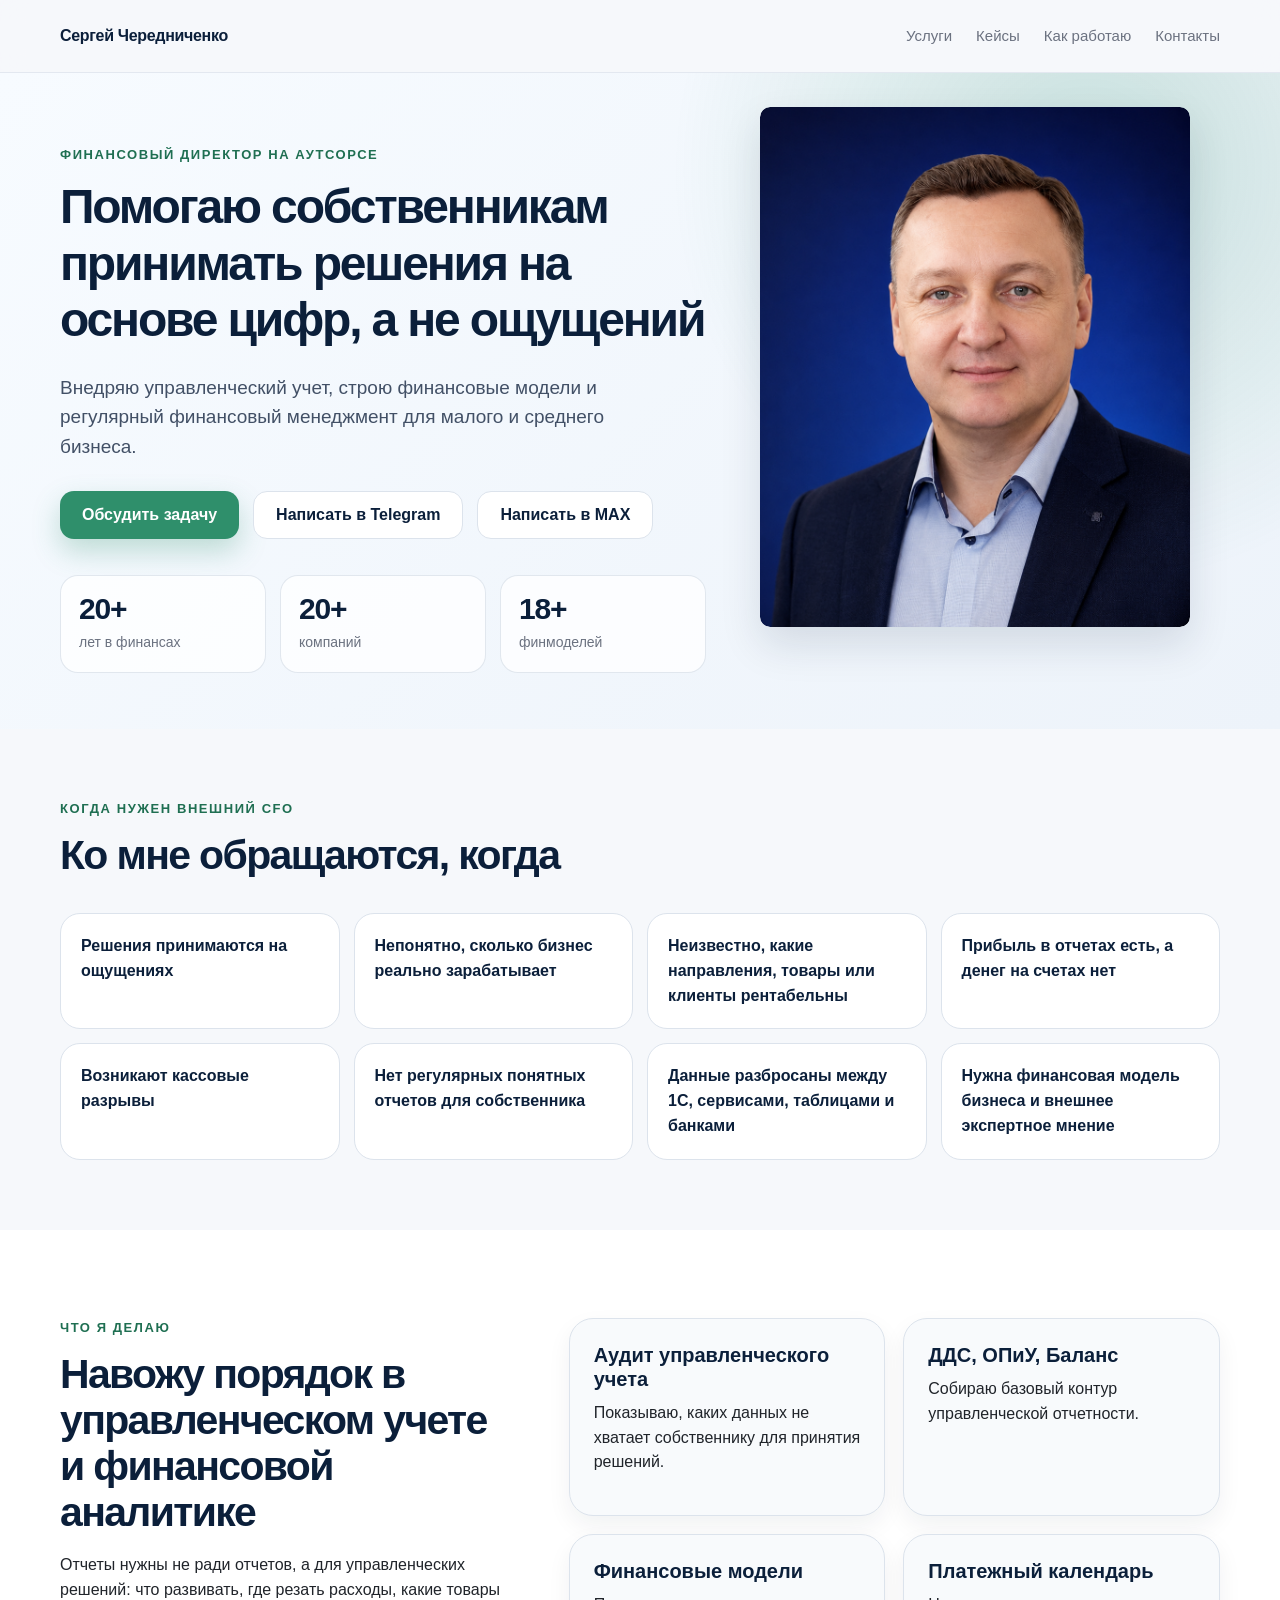
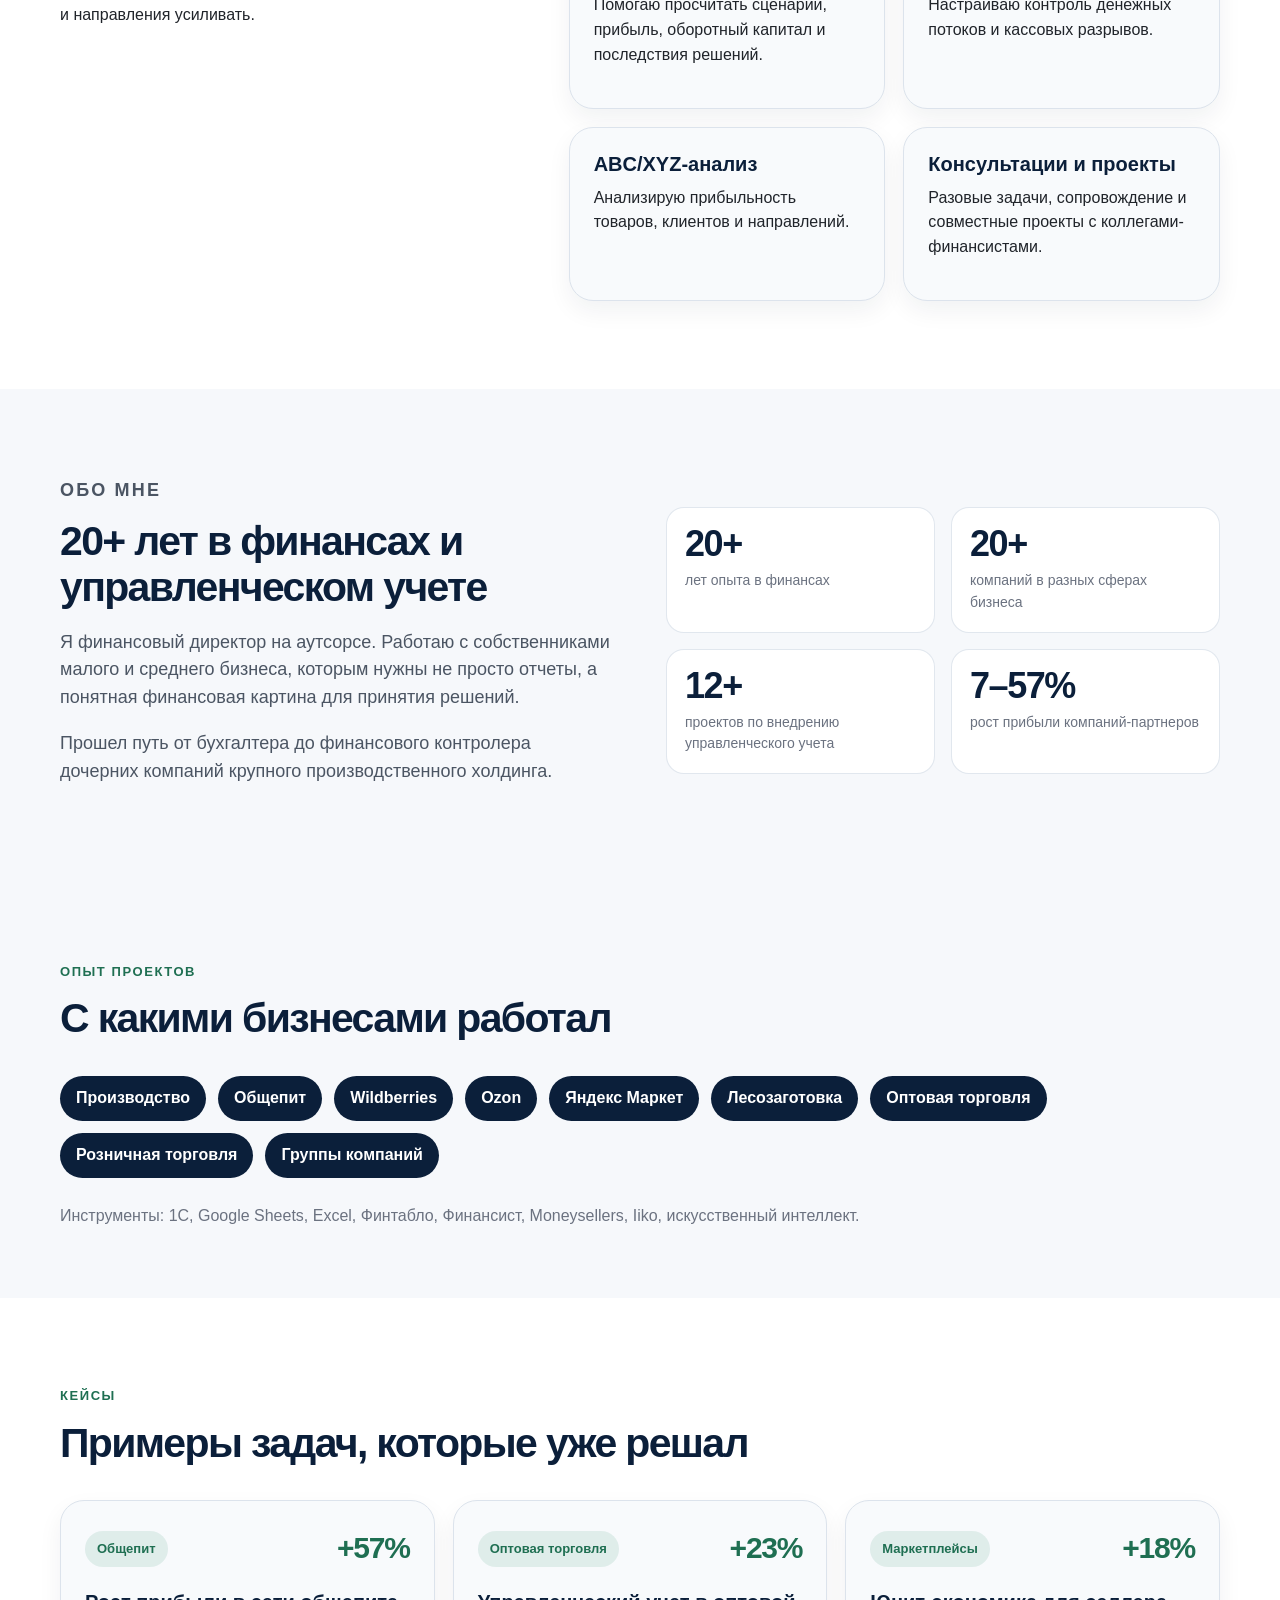
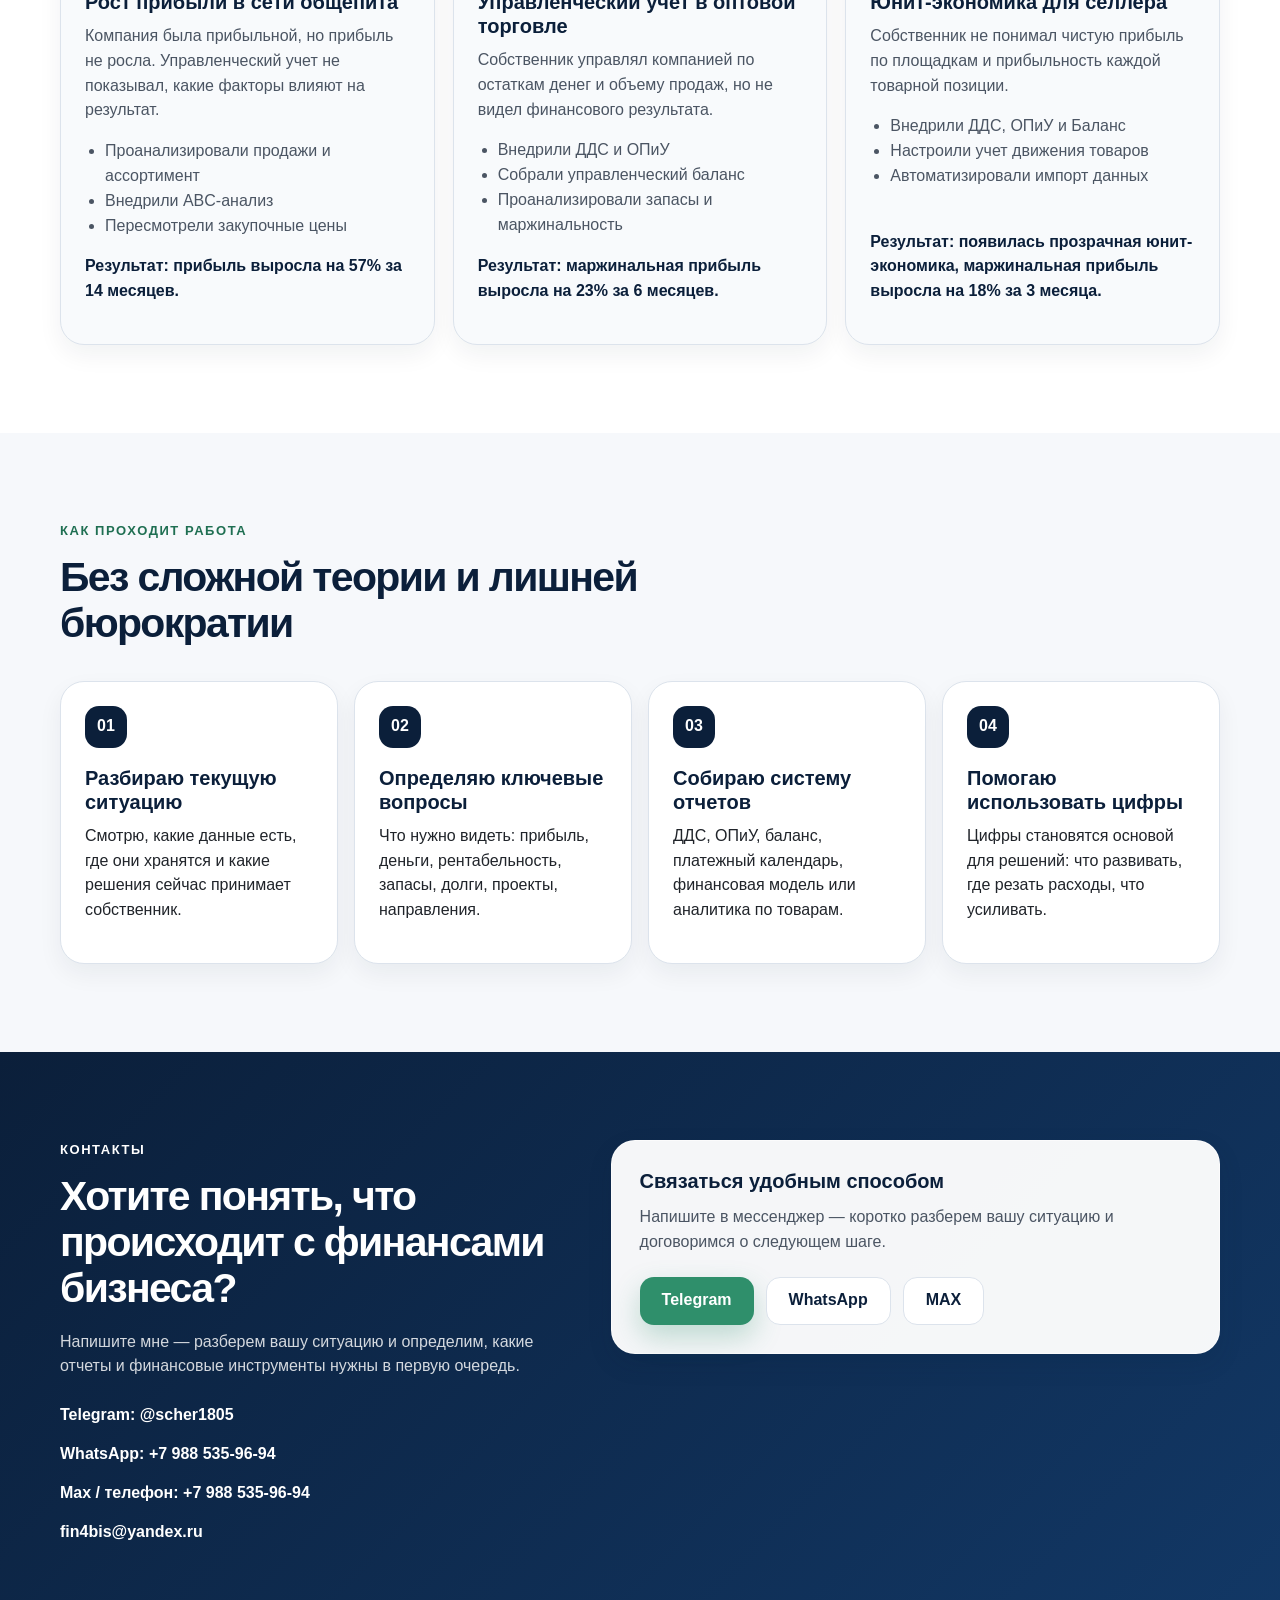
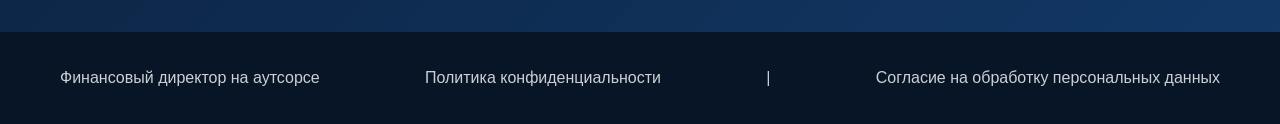
<file: index.html>
<!DOCTYPE html>

<html lang="ru">
<head>
<meta charset="utf-8"/>
<meta content="width=device-width, initial-scale=1.0" name="viewport"/>
<title>Сергей Чередниченко — финансовый директор на аутсорсе</title>
<meta content="Финансовый директор на аутсорсе. Управленческий учет, ДДС, ОПиУ, баланс, финансовые модели и регулярный финансовый менеджмент." name="description"/>
<link href="styles.css" rel="stylesheet"/>
</head>
<body>
<header class="site-header">
<div class="container nav">
<a class="logo" href="#top">Сергей Чередниченко</a>
<nav class="nav-links">
<a href="#services">Услуги</a>
<a href="#cases">Кейсы</a>
<a href="#process">Как работаю</a>
<a href="#contacts">Контакты</a>
</nav>
</div>
</header>
<main id="top">
<section class="hero">
<div class="container hero-grid">
<div class="hero-content">
<p class="eyebrow">Финансовый директор на аутсорсе</p>
<h1>Помогаю собственникам принимать решения на основе цифр, а не ощущений</h1>
<p class="hero-text">Внедряю управленческий учет, строю финансовые модели и регулярный финансовый менеджмент для малого и среднего бизнеса.</p>
<div class="hero-actions">
<a class="btn primary" href="#contacts">Обсудить задачу</a>
<a class="btn secondary" href="https://t.me/scher1805" rel="noreferrer" target="_blank">Написать в Telegram</a>
<a class="btn secondary" href="tel:+79885359694">Написать в MAX</a>
</div>
<div class="hero-stats">
<div><strong>20+</strong><span>лет в финансах</span></div>
<div><strong>20+</strong><span>компаний</span></div>
<div><strong>18+</strong><span>финмоделей</span></div>
</div>
</div>
<div class="hero-photo">
<div class="photo-placeholder">
<span>Место для фото</span>
<small>замените файл assets/photo.jpg</small>
</div>
</div>
</div>
</section>
<section class="section compact">
<div class="container">
<div class="section-heading">
<p class="eyebrow">Когда нужен внешний CFO</p>
<h2>Ко мне обращаются, когда</h2>
</div>
<div class="problem-grid">
<article>Решения принимаются на ощущениях</article>
<article>Непонятно, сколько бизнес реально зарабатывает</article>
<article>Неизвестно, какие направления, товары или клиенты рентабельны</article>
<article>Прибыль в отчетах есть, а денег на счетах нет</article>
<article>Возникают кассовые разрывы</article>
<article>Нет регулярных понятных отчетов для собственника</article>
<article>Данные разбросаны между 1С, сервисами, таблицами и банками</article>
<article>Нужна финансовая модель бизнеса и внешнее экспертное мнение</article>
</div>
</div>
</section>
<section class="section alt" id="services">
<div class="container two-column">
<div class="section-heading sticky-heading">
<p class="eyebrow">Что я делаю</p>
<h2>Навожу порядок в управленческом учете и финансовой аналитике</h2>
<p>Отчеты нужны не ради отчетов, а для управленческих решений: что развивать, где резать расходы, какие товары и направления усиливать.</p>
</div>
<div class="service-grid">
<article class="card"><h3>Аудит управленческого учета</h3><p>Показываю, каких данных не хватает собственнику для принятия решений.</p></article>
<article class="card"><h3>ДДС, ОПиУ, Баланс</h3><p>Собираю базовый контур управленческой отчетности.</p></article>
<article class="card"><h3>Финансовые модели</h3><p>Помогаю просчитать сценарии, прибыль, оборотный капитал и последствия решений.</p></article>
<article class="card"><h3>Платежный календарь</h3><p>Настраиваю контроль денежных потоков и кассовых разрывов.</p></article>
<article class="card"><h3>ABC/XYZ-анализ</h3><p>Анализирую прибыльность товаров, клиентов и направлений.</p></article>
<article class="card"><h3>Консультации и проекты</h3><p>Разовые задачи, сопровождение и совместные проекты с коллегами-финансистами.</p></article>
</div>
</div>
</section>
<section class="section" id="about">
<div class="container about-grid">
<div>
<p class="eyebrow">Обо мне</p>
<h2>20+ лет в финансах и управленческом учете</h2>
<p>Я финансовый директор на аутсорсе. Работаю с собственниками малого и среднего бизнеса, которым нужны не просто отчеты, а понятная финансовая картина для принятия решений.</p>
<p>Прошел путь от бухгалтера до финансового контролера дочерних компаний крупного производственного холдинга.</p>
</div>
<div class="metrics">
<div><strong>20+</strong><span>лет опыта в финансах</span></div>
<div><strong>20+</strong><span>компаний в разных сферах бизнеса</span></div>
<div><strong>12+</strong><span>проектов по внедрению управленческого учета</span></div>
<div><strong>7–57%</strong><span>рост прибыли компаний-партнеров</span></div>
</div>
</div>
</section>
<section class="section compact">
<div class="container">
<div class="section-heading">
<p class="eyebrow">Опыт проектов</p>
<h2>С какими бизнесами работал</h2>
</div>
<div class="tags">
<span>Производство</span>
<span>Общепит</span>
<span>Wildberries</span>
<span>Ozon</span>
<span>Яндекс Маркет</span>
<span>Лесозаготовка</span>
<span>Оптовая торговля</span>
<span>Розничная торговля</span>
<span>Группы компаний</span>
</div>
<p class="tools">Инструменты: 1С, Google Sheets, Excel, Финтабло, Финансист, Moneysellers, Iiko, искусственный интеллект.</p>
</div>
</section>
<section class="section alt" id="cases">
<div class="container">
<div class="section-heading narrow">
<p class="eyebrow">Кейсы</p>
<h2>Примеры задач, которые уже решал</h2>
</div>
<div class="case-grid">
<article class="case-card">
<div class="case-top">
<span class="case-tag">Общепит</span>
<strong>+57%</strong>
</div>
<h3>Рост прибыли в сети общепита</h3>
<p>Компания была прибыльной, но прибыль не росла. Управленческий учет не показывал, какие факторы влияют на результат.</p>
<ul>
<li>Проанализировали продажи и ассортимент</li>
<li>Внедрили ABC-анализ</li>
<li>Пересмотрели закупочные цены</li>
</ul>
<p class="result">Результат: прибыль выросла на 57% за 14 месяцев.</p>
</article>
<article class="case-card">
<div class="case-top">
<span class="case-tag">Оптовая торговля</span>
<strong>+23%</strong>
</div>
<h3>Управленческий учет в оптовой торговле</h3>
<p>Собственник управлял компанией по остаткам денег и объему продаж, но не видел финансового результата.</p>
<ul>
<li>Внедрили ДДС и ОПиУ</li>
<li>Собрали управленческий баланс</li>
<li>Проанализировали запасы и маржинальность</li>
</ul>
<p class="result">Результат: маржинальная прибыль выросла на 23% за 6 месяцев.</p>
</article>
<article class="case-card">
<div class="case-top">
<span class="case-tag">Маркетплейсы</span>
<strong>+18%</strong>
</div>
<h3>Юнит-экономика для селлера</h3>
<p>Собственник не понимал чистую прибыль по площадкам и прибыльность каждой товарной позиции.</p>
<ul>
<li>Внедрили ДДС, ОПиУ и Баланс</li>
<li>Настроили учет движения товаров</li>
<li>Автоматизировали импорт данных</li>
</ul>
<p class="result">Результат: появилась прозрачная юнит-экономика, маржинальная прибыль выросла на 18% за 3 месяца.</p>
</article>
</div>
</div>
</section>
<section class="section" id="process">
<div class="container">
<div class="section-heading narrow">
<p class="eyebrow">Как проходит работа</p>
<h2>Без сложной теории и лишней бюрократии</h2>
</div>
<div class="steps">
<article><span>01</span><h3>Разбираю текущую ситуацию</h3><p>Смотрю, какие данные есть, где они хранятся и какие решения сейчас принимает собственник.</p></article>
<article><span>02</span><h3>Определяю ключевые вопросы</h3><p>Что нужно видеть: прибыль, деньги, рентабельность, запасы, долги, проекты, направления.</p></article>
<article><span>03</span><h3>Собираю систему отчетов</h3><p>ДДС, ОПиУ, баланс, платежный календарь, финансовая модель или аналитика по товарам.</p></article>
<article><span>04</span><h3>Помогаю использовать цифры</h3><p>Цифры становятся основой для решений: что развивать, где резать расходы, что усиливать.</p></article>
</div>
</div>
</section>
<section class="section contact-section" id="contacts">
<div class="container contact-grid">
<div>
<p class="eyebrow">Контакты</p>
<h2>Хотите понять, что происходит с финансами бизнеса?</h2>
<p>Напишите мне — разберем вашу ситуацию и определим, какие отчеты и финансовые инструменты нужны в первую очередь.</p>
<div class="contact-links">
<a href="https://t.me/scher1805" rel="noreferrer" target="_blank">Telegram: @scher1805</a>
<a href="https://wa.me/79885359694" rel="noreferrer" target="_blank">WhatsApp: +7 988 535-96-94</a>
<a href="tel:+79885359694">Max / телефон: +7 988 535-96-94</a>
<a href="mailto:fin4bis@yandex.ru">fin4bis@yandex.ru</a>
</div>
</div>
<div class="contact-messenger-card">
<h3>Связаться удобным способом</h3>
<p>Напишите в мессенджер — коротко разберем вашу ситуацию и договоримся о следующем шаге.</p>
<div class="messenger-buttons">
<a class="btn primary" href="https://t.me/scher1805" rel="noreferrer" target="_blank">Telegram</a>
<a class="btn secondary" href="https://wa.me/79885359694" rel="noreferrer" target="_blank">WhatsApp</a>
<a class="btn secondary" href="tel:+79885359694">MAX</a>
</div>
</div>
</div>
</section>
</main>
<footer class="footer">
<div class="container footer-legal"><div>Финансовый директор на аутсорсе</div><a href="privacy.html">Политика конфиденциальности</a> | <a href="consent.html">Согласие на обработку персональных данных</a></div>
</footer>
</body>
</html>
</file>
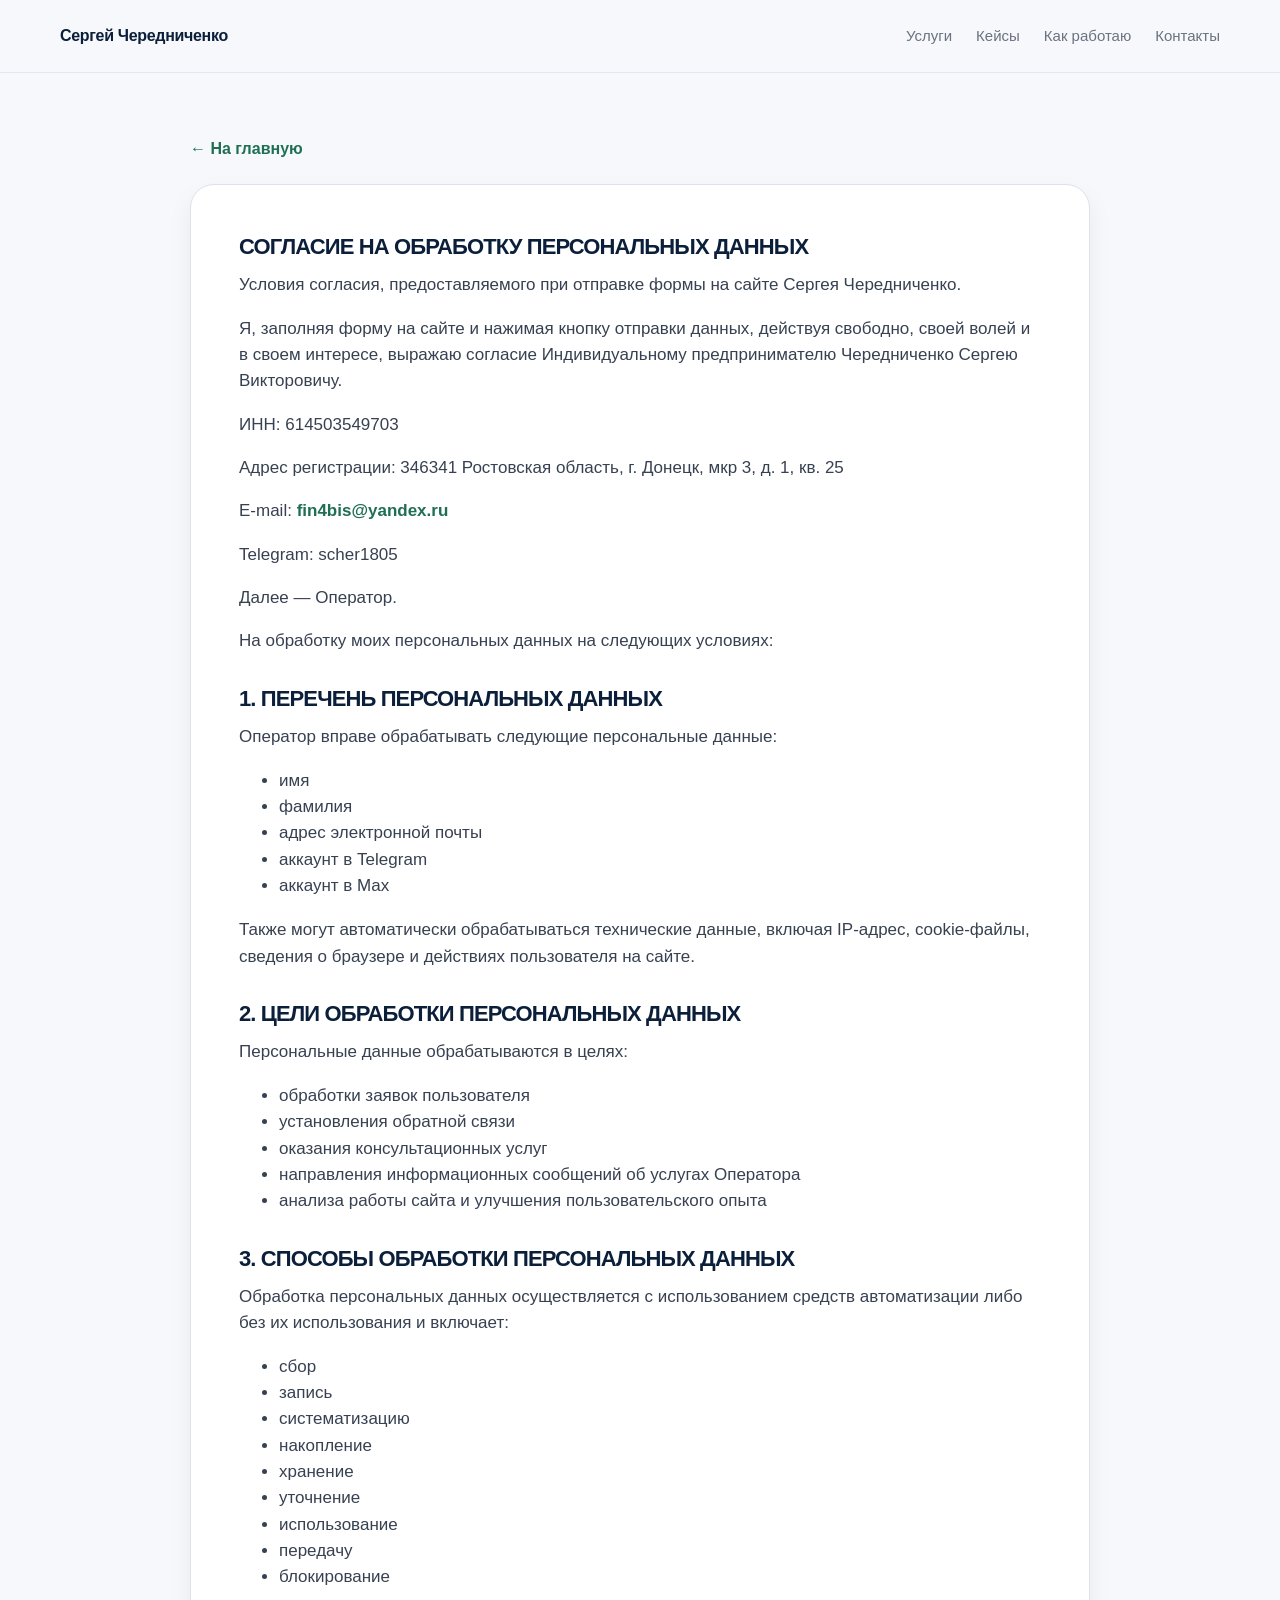
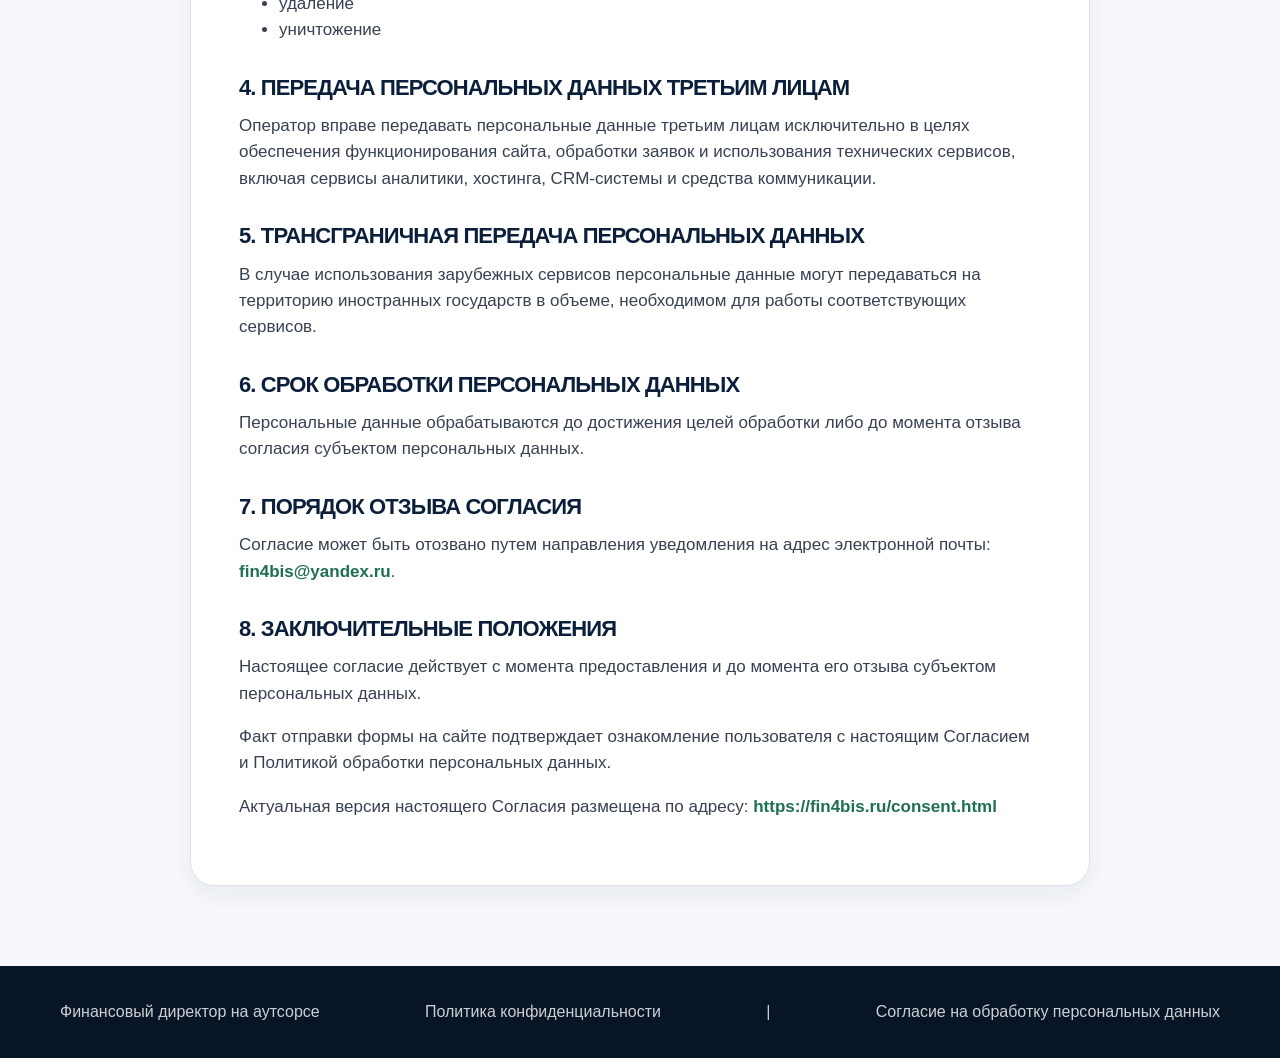
<file: consent.html>
<!DOCTYPE html>

<html lang="ru">
<head>
<meta charset="utf-8"/>
<meta content="width=device-width, initial-scale=1.0" name="viewport"/>
<title>Согласие на обработку персональных данных — Сергей Чередниченко</title>
<meta content="Согласие на обработку персональных данных" name="description"/>
<link href="styles.css" rel="stylesheet"/>
</head>
<body>
<header class="site-header">
<div class="container nav">
<a class="logo" href="index.html">Сергей Чередниченко</a>
<nav class="nav-links">
<a href="index.html#services">Услуги</a>
<a href="index.html#cases">Кейсы</a>
<a href="index.html#process">Как работаю</a>
<a href="index.html#contacts">Контакты</a>
</nav>
</div>
</header>
<main class="legal-page">
<div class="container legal-container">
<a class="back-link" href="index.html">← На главную</a>
<article class="legal-card">
<h2>СОГЛАСИЕ НА ОБРАБОТКУ ПЕРСОНАЛЬНЫХ ДАННЫХ</h2>
<p>Условия согласия, предоставляемого при отправке формы на сайте Сергея Чередниченко.</p>
<p>Я, заполняя форму на сайте и нажимая кнопку отправки данных, действуя свободно, своей волей и в своем интересе, выражаю согласие Индивидуальному предпринимателю Чередниченко Сергею Викторовичу.</p>
<p>ИНН: 614503549703</p>
<p>Адрес регистрации: 346341 Ростовская область, г. Донецк, мкр 3, д. 1, кв. 25</p>
<p>E-mail: <a href="mailto:fin4bis@yandex.ru">fin4bis@yandex.ru</a></p>
<p>Telegram: scher1805</p>
<p>Далее — Оператор.</p>
<p>На обработку моих персональных данных на следующих условиях:</p>
<h2>1. ПЕРЕЧЕНЬ ПЕРСОНАЛЬНЫХ ДАННЫХ</h2>
<p>Оператор вправе обрабатывать следующие персональные данные:</p>
<ul>
<li>имя</li>
<li>фамилия</li>
<li>адрес электронной почты</li>
<li>аккаунт в Telegram</li>
<li>аккаунт в Max</li>
</ul>
<p>Также могут автоматически обрабатываться технические данные, включая IP-адрес, cookie-файлы, сведения о браузере и действиях пользователя на сайте.</p>
<h2>2. ЦЕЛИ ОБРАБОТКИ ПЕРСОНАЛЬНЫХ ДАННЫХ</h2>
<p>Персональные данные обрабатываются в целях:</p>
<ul>
<li>обработки заявок пользователя</li>
<li>установления обратной связи</li>
<li>оказания консультационных услуг</li>
<li>направления информационных сообщений об услугах Оператора</li>
<li>анализа работы сайта и улучшения пользовательского опыта</li>
</ul>
<h2>3. СПОСОБЫ ОБРАБОТКИ ПЕРСОНАЛЬНЫХ ДАННЫХ</h2>
<p>Обработка персональных данных осуществляется с использованием средств автоматизации либо без их использования и включает:</p>
<ul>
<li>сбор</li>
<li>запись</li>
<li>систематизацию</li>
<li>накопление</li>
<li>хранение</li>
<li>уточнение</li>
<li>использование</li>
<li>передачу</li>
<li>блокирование</li>
<li>удаление</li>
<li>уничтожение</li>
</ul>
<h2>4. ПЕРЕДАЧА ПЕРСОНАЛЬНЫХ ДАННЫХ ТРЕТЬИМ ЛИЦАМ</h2>
<p>Оператор вправе передавать персональные данные третьим лицам исключительно в целях обеспечения функционирования сайта, обработки заявок и использования технических сервисов, включая сервисы аналитики, хостинга, CRM-системы и средства коммуникации.</p>
<h2>5. ТРАНСГРАНИЧНАЯ ПЕРЕДАЧА ПЕРСОНАЛЬНЫХ ДАННЫХ</h2>
<p>В случае использования зарубежных сервисов персональные данные могут передаваться на территорию иностранных государств в объеме, необходимом для работы соответствующих сервисов.</p>
<h2>6. СРОК ОБРАБОТКИ ПЕРСОНАЛЬНЫХ ДАННЫХ</h2>
<p>Персональные данные обрабатываются до достижения целей обработки либо до момента отзыва согласия субъектом персональных данных.</p>
<h2>7. ПОРЯДОК ОТЗЫВА СОГЛАСИЯ</h2>
<p>Согласие может быть отозвано путем направления уведомления на адрес электронной почты: <a href="mailto:fin4bis@yandex.ru">fin4bis@yandex.ru</a>.</p>
<h2>8. ЗАКЛЮЧИТЕЛЬНЫЕ ПОЛОЖЕНИЯ</h2>
<p>Настоящее согласие действует с момента предоставления и до момента его отзыва субъектом персональных данных.</p>
<p>Факт отправки формы на сайте подтверждает ознакомление пользователя с настоящим Согласием и Политикой обработки персональных данных.</p>
<p>Актуальная версия настоящего Согласия размещена по адресу: <a href="https://fin4bis.ru/consent.html">https://fin4bis.ru/consent.html</a></p></article>
</div>
</main>
<footer class="footer">
<div class="container footer-legal"><div>Финансовый директор на аутсорсе</div><a href="privacy.html">Политика конфиденциальности</a> | <a href="consent.html">Согласие на обработку персональных данных</a></div>
</footer>
</body>
</html>
</file>
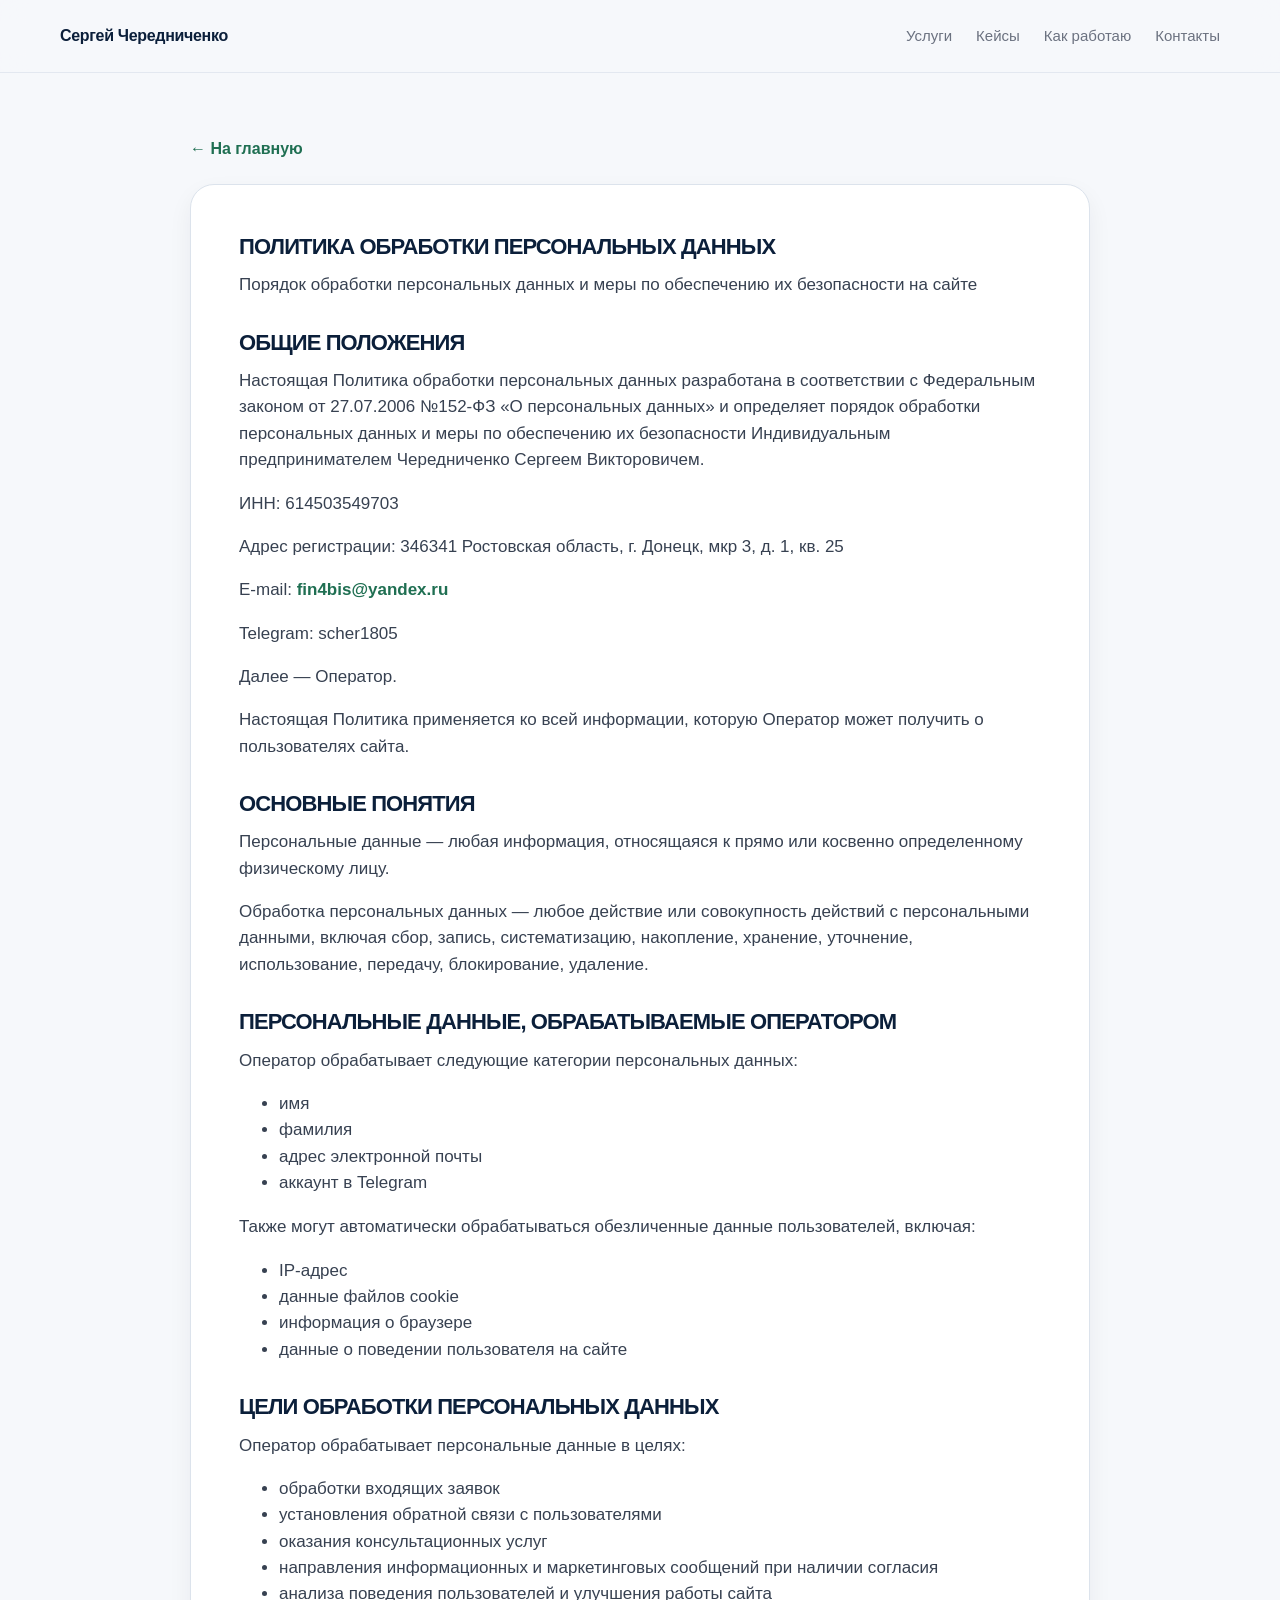
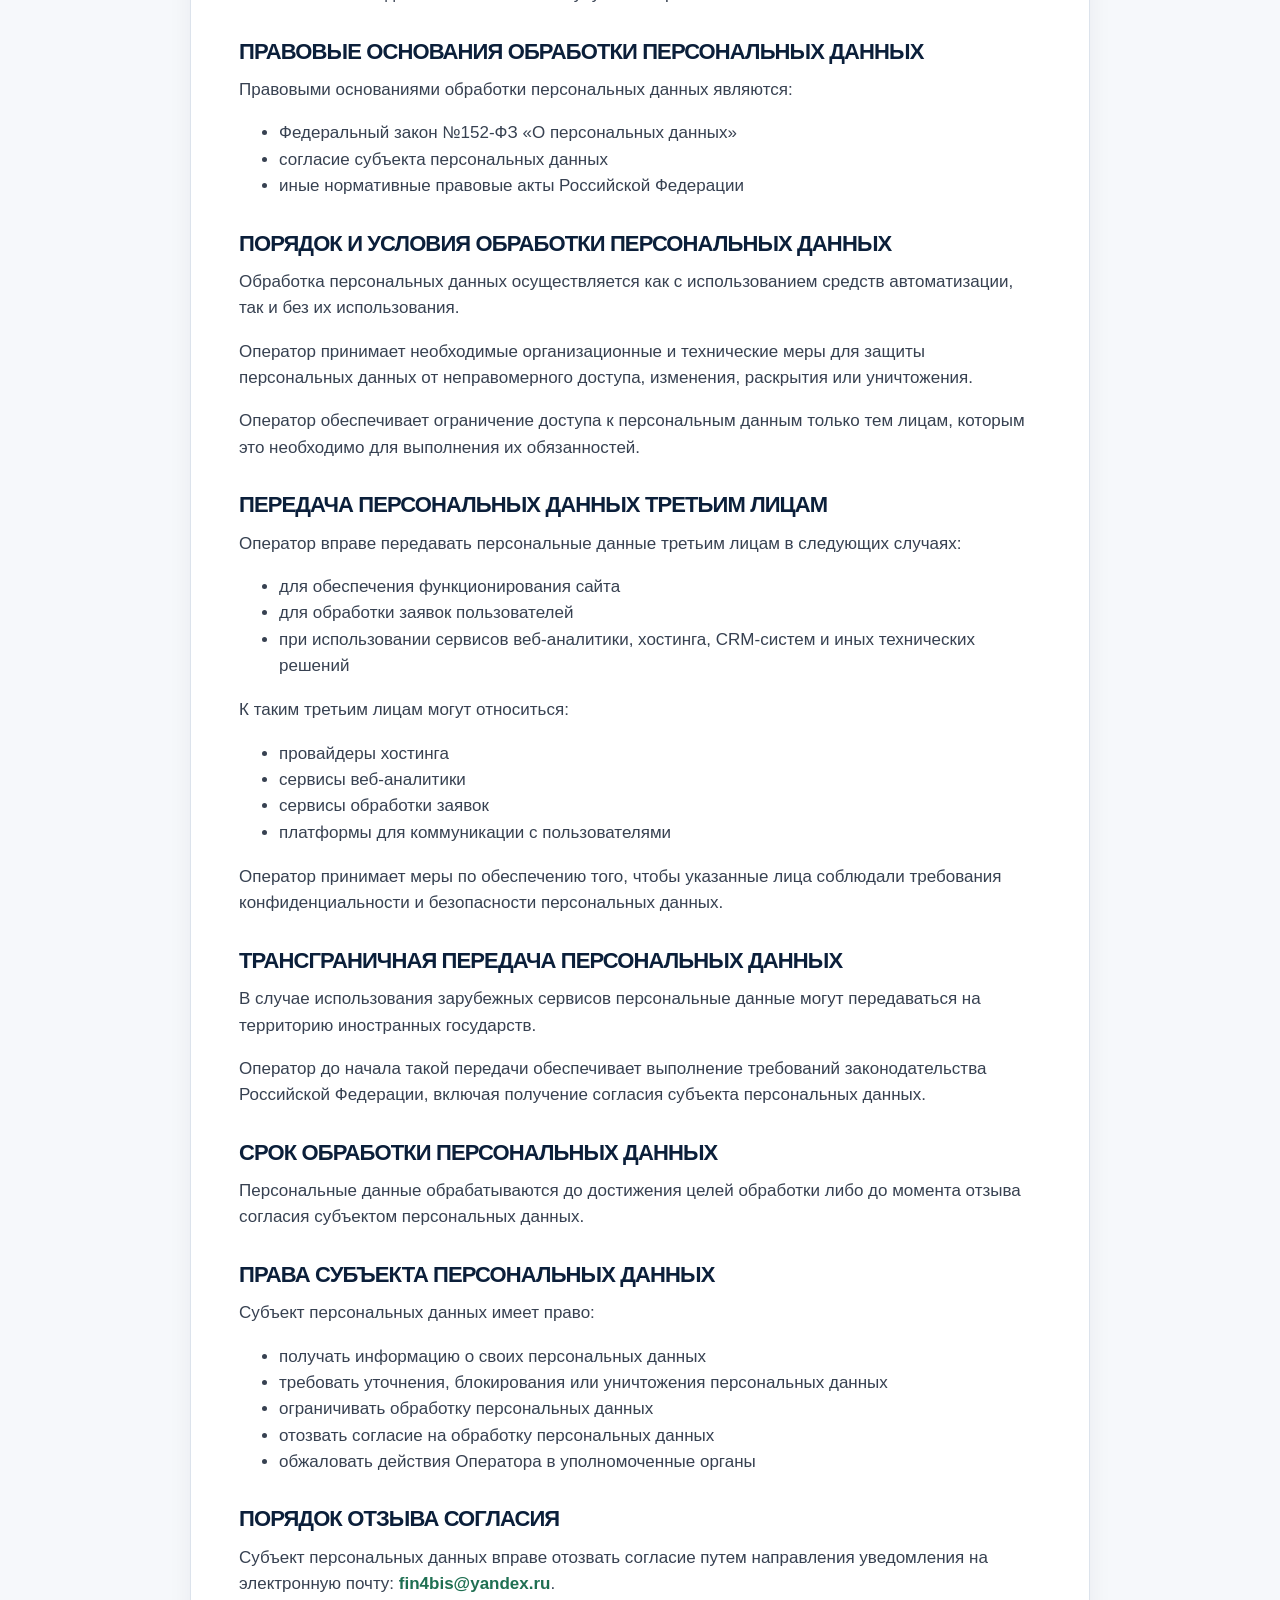
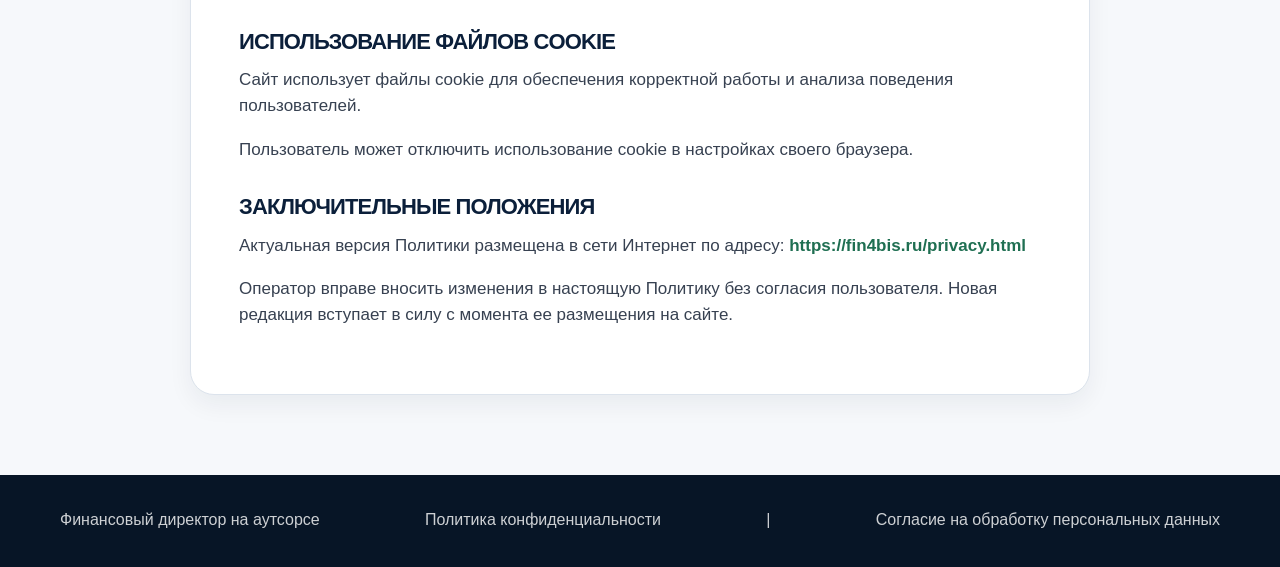
<file: privacy.html>
<!DOCTYPE html>

<html lang="ru">
<head>
<meta charset="utf-8"/>
<meta content="width=device-width, initial-scale=1.0" name="viewport"/>
<title>Политика обработки персональных данных — Сергей Чередниченко</title>
<meta content="Политика обработки персональных данных" name="description"/>
<link href="styles.css" rel="stylesheet"/>
</head>
<body>
<header class="site-header">
<div class="container nav">
<a class="logo" href="index.html">Сергей Чередниченко</a>
<nav class="nav-links">
<a href="index.html#services">Услуги</a>
<a href="index.html#cases">Кейсы</a>
<a href="index.html#process">Как работаю</a>
<a href="index.html#contacts">Контакты</a>
</nav>
</div>
</header>
<main class="legal-page">
<div class="container legal-container">
<a class="back-link" href="index.html">← На главную</a>
<article class="legal-card">
<h2>ПОЛИТИКА ОБРАБОТКИ ПЕРСОНАЛЬНЫХ ДАННЫХ</h2>
<p>Порядок обработки персональных данных и меры по обеспечению их безопасности на сайте</p>
<h2>ОБЩИЕ ПОЛОЖЕНИЯ</h2>
<p>Настоящая Политика обработки персональных данных разработана в соответствии с Федеральным законом от 27.07.2006 №152-ФЗ «О персональных данных» и определяет порядок обработки персональных данных и меры по обеспечению их безопасности Индивидуальным предпринимателем Чередниченко Сергеем Викторовичем.</p>
<p>ИНН: 614503549703</p>
<p>Адрес регистрации: 346341 Ростовская область, г. Донецк, мкр 3, д. 1, кв. 25</p>
<p>E-mail: <a href="mailto:fin4bis@yandex.ru">fin4bis@yandex.ru</a></p>
<p>Telegram: scher1805</p>
<p>Далее — Оператор.</p>
<p>Настоящая Политика применяется ко всей информации, которую Оператор может получить о пользователях сайта.</p>
<h2>ОСНОВНЫЕ ПОНЯТИЯ</h2>
<p>Персональные данные — любая информация, относящаяся к прямо или косвенно определенному физическому лицу.</p>
<p>Обработка персональных данных — любое действие или совокупность действий с персональными данными, включая сбор, запись, систематизацию, накопление, хранение, уточнение, использование, передачу, блокирование, удаление.</p>
<h2>ПЕРСОНАЛЬНЫЕ ДАННЫЕ, ОБРАБАТЫВАЕМЫЕ ОПЕРАТОРОМ</h2>
<p>Оператор обрабатывает следующие категории персональных данных:</p>
<ul>
<li>имя</li>
<li>фамилия</li>
<li>адрес электронной почты</li>
<li>аккаунт в Telegram</li>
</ul>
<p>Также могут автоматически обрабатываться обезличенные данные пользователей, включая:</p>
<ul>
<li>IP-адрес</li>
<li>данные файлов cookie</li>
<li>информация о браузере</li>
<li>данные о поведении пользователя на сайте</li>
</ul>
<h2>ЦЕЛИ ОБРАБОТКИ ПЕРСОНАЛЬНЫХ ДАННЫХ</h2>
<p>Оператор обрабатывает персональные данные в целях:</p>
<ul>
<li>обработки входящих заявок</li>
<li>установления обратной связи с пользователями</li>
<li>оказания консультационных услуг</li>
<li>направления информационных и маркетинговых сообщений при наличии согласия</li>
<li>анализа поведения пользователей и улучшения работы сайта</li>
</ul>
<h2>ПРАВОВЫЕ ОСНОВАНИЯ ОБРАБОТКИ ПЕРСОНАЛЬНЫХ ДАННЫХ</h2>
<p>Правовыми основаниями обработки персональных данных являются:</p>
<ul>
<li>Федеральный закон №152-ФЗ «О персональных данных»</li>
<li>согласие субъекта персональных данных</li>
<li>иные нормативные правовые акты Российской Федерации</li>
</ul>
<h2>ПОРЯДОК И УСЛОВИЯ ОБРАБОТКИ ПЕРСОНАЛЬНЫХ ДАННЫХ</h2>
<p>Обработка персональных данных осуществляется как с использованием средств автоматизации, так и без их использования.</p>
<p>Оператор принимает необходимые организационные и технические меры для защиты персональных данных от неправомерного доступа, изменения, раскрытия или уничтожения.</p>
<p>Оператор обеспечивает ограничение доступа к персональным данным только тем лицам, которым это необходимо для выполнения их обязанностей.</p>
<h2>ПЕРЕДАЧА ПЕРСОНАЛЬНЫХ ДАННЫХ ТРЕТЬИМ ЛИЦАМ</h2>
<p>Оператор вправе передавать персональные данные третьим лицам в следующих случаях:</p>
<ul>
<li>для обеспечения функционирования сайта</li>
<li>для обработки заявок пользователей</li>
<li>при использовании сервисов веб-аналитики, хостинга, CRM-систем и иных технических решений</li>
</ul>
<p>К таким третьим лицам могут относиться:</p>
<ul>
<li>провайдеры хостинга</li>
<li>сервисы веб-аналитики</li>
<li>сервисы обработки заявок</li>
<li>платформы для коммуникации с пользователями</li>
</ul>
<p>Оператор принимает меры по обеспечению того, чтобы указанные лица соблюдали требования конфиденциальности и безопасности персональных данных.</p>
<h2>ТРАНСГРАНИЧНАЯ ПЕРЕДАЧА ПЕРСОНАЛЬНЫХ ДАННЫХ</h2>
<p>В случае использования зарубежных сервисов персональные данные могут передаваться на территорию иностранных государств.</p>
<p>Оператор до начала такой передачи обеспечивает выполнение требований законодательства Российской Федерации, включая получение согласия субъекта персональных данных.</p>
<h2>СРОК ОБРАБОТКИ ПЕРСОНАЛЬНЫХ ДАННЫХ</h2>
<p>Персональные данные обрабатываются до достижения целей обработки либо до момента отзыва согласия субъектом персональных данных.</p>
<h2>ПРАВА СУБЪЕКТА ПЕРСОНАЛЬНЫХ ДАННЫХ</h2>
<p>Субъект персональных данных имеет право:</p>
<ul>
<li>получать информацию о своих персональных данных</li>
<li>требовать уточнения, блокирования или уничтожения персональных данных</li>
<li>ограничивать обработку персональных данных</li>
<li>отозвать согласие на обработку персональных данных</li>
<li>обжаловать действия Оператора в уполномоченные органы</li>
</ul>
<h2>ПОРЯДОК ОТЗЫВА СОГЛАСИЯ</h2>
<p>Субъект персональных данных вправе отозвать согласие путем направления уведомления на электронную почту: <a href="mailto:fin4bis@yandex.ru">fin4bis@yandex.ru</a>.</p>
<h2>ИСПОЛЬЗОВАНИЕ ФАЙЛОВ COOKIE</h2>
<p>Сайт использует файлы cookie для обеспечения корректной работы и анализа поведения пользователей.</p>
<p>Пользователь может отключить использование cookie в настройках своего браузера.</p>
<h2>ЗАКЛЮЧИТЕЛЬНЫЕ ПОЛОЖЕНИЯ</h2>
<p>Актуальная версия Политики размещена в сети Интернет по адресу: <a href="https://fin4bis.ru/privacy.html">https://fin4bis.ru/privacy.html</a></p>
<p>Оператор вправе вносить изменения в настоящую Политику без согласия пользователя. Новая редакция вступает в силу с момента ее размещения на сайте.</p>
</article>
</div>
</main>
<footer class="footer">
<div class="container footer-legal"><div>Финансовый директор на аутсорсе</div><a href="privacy.html">Политика конфиденциальности</a> | <a href="consent.html">Согласие на обработку персональных данных</a></div>
</footer>
</body>
</html>
</file>
<file: styles.css>
:root {
  --blue: #0b1f3a;
  --blue-2: #102c52;
  --graphite: #20242a;
  --muted: #6b7280;
  --green: #2f8f6b;
  --green-dark: #1f6f52;
  --bg: #f6f8fb;
  --white: #ffffff;
  --border: #dce3ec;
  --shadow: 0 18px 45px rgba(11, 31, 58, 0.12);
}

* { box-sizing: border-box; }

html { scroll-behavior: smooth; }

body {
  margin: 0;
  font-family: Inter, -apple-system, BlinkMacSystemFont, "Segoe UI", Arial, sans-serif;
  color: var(--graphite);
  background: var(--bg);
  line-height: 1.55;
}

a { color: inherit; text-decoration: none; }

.container {
  width: min(1160px, calc(100% - 40px));
  margin: 0 auto;
}

.site-header {
  position: sticky;
  top: 0;
  z-index: 20;
  background: rgba(246, 248, 251, 0.88);
  backdrop-filter: blur(12px);
  border-bottom: 1px solid rgba(220, 227, 236, 0.75);
}

.nav {
  height: 72px;
  display: flex;
  justify-content: space-between;
  align-items: center;
}

.logo {
  font-weight: 700;
  letter-spacing: -0.02em;
  color: var(--blue);
}

.nav-links {
  display: flex;
  gap: 24px;
  font-size: 15px;
  color: var(--muted);
}

.nav-links a:hover { color: var(--blue); }

.hero {
  padding: 72px 0 64px;
  background:
    radial-gradient(circle at 85% 15%, rgba(47, 143, 107, 0.22), transparent 34%),
    linear-gradient(135deg, #f7fbff 0%, #edf3fa 100%);
}

.hero-grid {
  display: grid;
  grid-template-columns: 1.15fr 0.85fr;
  gap: 54px;
  align-items: center;
}

.eyebrow {
  margin: 0 0 14px;
  text-transform: uppercase;
  letter-spacing: 0.12em;
  font-size: 13px;
  font-weight: 700;
  color: var(--green-dark);
}

h1, h2, h3, p { margin-top: 0; }

h1 {
  font-size: clamp(38px, 5vw, 68px);
  line-height: 1.02;
  letter-spacing: -0.055em;
  color: var(--blue);
  margin-bottom: 24px;
}

h2 {
  font-size: clamp(28px, 3.2vw, 44px);
  line-height: 1.12;
  letter-spacing: -0.04em;
  color: var(--blue);
  margin-bottom: 18px;
}

h3 {
  color: var(--blue);
  font-size: 20px;
  line-height: 1.2;
  margin-bottom: 10px;
}

.hero-text {
  font-size: 21px;
  color: #425066;
  max-width: 720px;
  margin-bottom: 30px;
}

.hero-actions, .contact-links {
  display: flex;
  flex-wrap: wrap;
  gap: 14px;
}

.btn {
  display: inline-flex;
  align-items: center;
  justify-content: center;
  min-height: 48px;
  padding: 0 22px;
  border-radius: 14px;
  font-weight: 700;
  transition: transform .18s ease, box-shadow .18s ease, background .18s ease;
}

.btn:hover { transform: translateY(-2px); }

.btn.primary {
  background: var(--green);
  color: var(--white);
  box-shadow: 0 12px 28px rgba(47, 143, 107, 0.28);
}

.btn.primary:hover { background: var(--green-dark); }

.btn.secondary {
  background: var(--white);
  color: var(--blue);
  border: 1px solid var(--border);
}

.hero-stats {
  margin-top: 38px;
  display: grid;
  grid-template-columns: repeat(3, 1fr);
  max-width: 560px;
  gap: 14px;
}

.hero-stats div, .metrics div {
  background: rgba(255,255,255,0.76);
  border: 1px solid rgba(220, 227, 236, 0.86);
  border-radius: 18px;
  padding: 18px;
}

.hero-stats strong, .metrics strong {
  display: block;
  color: var(--blue);
  font-size: 30px;
  line-height: 1;
  letter-spacing: -0.04em;
}

.hero-stats span, .metrics span {
  display: block;
  color: var(--muted);
  margin-top: 8px;
  font-size: 14px;
}

.hero-photo {
  min-height: 520px;
  border-radius: 34px;
  padding: 16px;
  background: linear-gradient(160deg, var(--blue), var(--blue-2));
  box-shadow: var(--shadow);
}

.photo-placeholder {
  height: 100%;
  min-height: 488px;
  border-radius: 24px;
  border: 1px dashed rgba(255,255,255,0.45);
  background: url("assets/photo.png");
  background-size: cover;
  background-position: center;
  color: var(--white);
  display: flex;
  flex-direction: column;
  justify-content: flex-end;
  padding: 30px;
}

.photo-placeholder span { display: none; }

.photo-placeholder small { display: none; }

.section {
  padding: 88px 0;
}

.section.compact { padding: 70px 0; }

.section.alt {
  background: var(--white);
}

.section-heading {
  max-width: 760px;
  margin-bottom: 34px;
}

.section-heading.narrow {
  max-width: 690px;
}

.two-column {
  display: grid;
  grid-template-columns: 0.82fr 1.18fr;
  gap: 56px;
  align-items: start;
}

.sticky-heading {
  position: sticky;
  top: 110px;
}

.problem-grid {
  display: grid;
  grid-template-columns: repeat(4, 1fr);
  gap: 14px;
}

.problem-grid article {
  background: var(--white);
  border: 1px solid var(--border);
  border-radius: 20px;
  padding: 20px;
  min-height: 116px;
  font-weight: 650;
  color: var(--blue);
}

.service-grid {
  display: grid;
  grid-template-columns: repeat(2, 1fr);
  gap: 18px;
}

.card, .case-card, .steps article, .contact-form {
  background: var(--white);
  border: 1px solid var(--border);
  border-radius: 24px;
  padding: 24px;
  box-shadow: 0 10px 25px rgba(11, 31, 58, 0.06);
}

.alt .card, .alt .case-card {
  background: #f8fafc;
}

.about-grid {
  display: grid;
  grid-template-columns: 1fr 1fr;
  gap: 52px;
  align-items: center;
}

.about-grid p {
  font-size: 18px;
  color: #4b5563;
}

.metrics {
  display: grid;
  grid-template-columns: repeat(2, 1fr);
  gap: 16px;
}

.metrics div {
  background: var(--white);
}

.metrics strong { font-size: 36px; }

.tags {
  display: flex;
  flex-wrap: wrap;
  gap: 12px;
}

.tags span {
  background: var(--blue);
  color: var(--white);
  border-radius: 999px;
  padding: 10px 16px;
  font-weight: 650;
}

.tools {
  color: var(--muted);
  margin: 26px 0 0;
}

.case-grid {
  display: grid;
  grid-template-columns: repeat(3, 1fr);
  gap: 18px;
}

.case-card {
  display: flex;
  flex-direction: column;
}

.case-top {
  display: flex;
  justify-content: space-between;
  align-items: center;
  margin-bottom: 18px;
}

.case-tag {
  background: rgba(47, 143, 107, 0.12);
  color: var(--green-dark);
  border-radius: 999px;
  padding: 8px 12px;
  font-size: 13px;
  font-weight: 800;
}

.case-top strong {
  font-size: 30px;
  color: var(--green-dark);
  letter-spacing: -0.04em;
}

.case-card p {
  color: #4b5563;
}

.case-card ul {
  padding-left: 20px;
  margin: 0 0 16px;
  color: #4b5563;
}

.result {
  margin-top: auto;
  color: var(--blue) !important;
  font-weight: 800;
}

.steps {
  display: grid;
  grid-template-columns: repeat(4, 1fr);
  gap: 16px;
}

.steps span {
  display: inline-flex;
  width: 42px;
  height: 42px;
  align-items: center;
  justify-content: center;
  background: var(--blue);
  color: var(--white);
  border-radius: 14px;
  font-weight: 800;
  margin-bottom: 18px;
}

.contact-section {
  background: linear-gradient(135deg, var(--blue), #123866);
  color: var(--white);
}

.contact-section h2, .contact-section .eyebrow {
  color: var(--white);
}

.contact-section p {
  color: rgba(255,255,255,.82);
}

.contact-grid {
  display: grid;
  grid-template-columns: 0.9fr 1.1fr;
  gap: 52px;
  align-items: start;
}

.contact-links {
  flex-direction: column;
  margin-top: 24px;
}

.contact-links a {
  color: var(--white);
  font-weight: 700;
}

.contact-form {
  background: rgba(255,255,255,0.96);
  color: var(--graphite);
}

.contact-form label {
  display: block;
  color: var(--blue);
  font-weight: 700;
  margin-bottom: 14px;
}

.contact-form input, .contact-form textarea {
  width: 100%;
  margin-top: 7px;
  border: 1px solid var(--border);
  border-radius: 14px;
  padding: 13px 14px;
  font: inherit;
}

.contact-form button {
  width: 100%;
  border: 0;
  border-radius: 14px;
  background: var(--green);
  color: var(--white);
  padding: 15px;
  font: inherit;
  font-weight: 800;
  cursor: pointer;
}

.contact-form button:hover { background: var(--green-dark); }

.contact-form small {
  display: block;
  color: var(--muted);
  margin-top: 12px;
}

.footer {
  background: #071526;
  color: rgba(255,255,255,.8);
}

.footer .container {
  height: 78px;
  display: flex;
  justify-content: space-between;
  align-items: center;
}

@media (max-width: 980px) {
  .nav-links { display: none; }
  .hero-grid, .two-column, .about-grid, .contact-grid {
    grid-template-columns: 1fr;
  }
  .hero-photo { min-height: 420px; }
  .photo-placeholder { min-height: 388px; }
  .problem-grid { grid-template-columns: repeat(2, 1fr); }
  .case-grid, .steps { grid-template-columns: 1fr; }
  .sticky-heading { position: static; }
}

@media (max-width: 640px) {
  .container { width: min(100% - 28px, 1160px); }
  .hero { padding-top: 44px; }
  .section, .section.compact { padding: 52px 0; }
  .hero-actions, .hero-stats, .service-grid, .metrics, .problem-grid {
    grid-template-columns: 1fr;
  }
  .hero-stats { display: grid; }
  .btn { width: 100%; }
  h1 { font-size: 38px; }
  .hero-text { font-size: 18px; }
  .hero-photo { min-height: 360px; border-radius: 26px; }
  .photo-placeholder { min-height: 328px; }
}


/* ===== HERO FIX v6: вариант как на финальном эскизе ===== */

.hero {
  padding: 72px 0 56px;
}

.hero-grid {
  grid-template-columns: minmax(0, 1fr) 460px;
  gap: 54px;
  align-items: center;
}

h1 {
  font-size: clamp(36px, 3.75vw, 54px);
  line-height: 1.18;
  letter-spacing: -0.045em;
  max-width: 720px;
}

.hero-text {
  font-size: 19px;
  max-width: 620px;
}

.hero-photo {
  width: 460px;
  height: 400px;
  min-height: 0;
  padding: 0;
  border-radius: 10px;
  background: transparent;
  box-shadow: 0 18px 42px rgba(11, 31, 58, 0.12);
  overflow: hidden;
}

.photo-placeholder {
  width: 100%;
  height: 100%;
  min-height: 0;
  padding: 0;
  border: none;
  border-radius: 10px;
  background: url("assets/photo.png");
  background-size: cover;
  background-position: center center;
  display: block;
}

.photo-placeholder span,
.photo-placeholder small {
  display: none !important;
}

.hero-stats {
  margin-top: 36px;
  max-width: 650px;
}

.hero-stats div {
  min-height: 82px;
}

@media (max-width: 980px) {
  .hero-grid {
    grid-template-columns: 1fr;
  }

  .hero-photo {
    width: min(100%, 460px);
    height: 400px;
  }
}

@media (max-width: 640px) {
  .hero {
    padding-top: 44px;
  }

  h1 {
    font-size: 36px;
  }

  .hero-photo {
    width: 100%;
    height: 360px;
  }
}


/* v7 photo alignment */
.hero-grid{
  align-items:start;
}
.hero-photo{
  width:430px;
  height:520px;
  margin-top:-38px;
}
.photo-placeholder{
  background-size: contain !important;
  background-repeat:no-repeat;
  background-position:center top !important;
}
@media (max-width:980px){
 .hero-photo{width:min(100%,430px);height:520px;margin-top:0;}
}


/* ===== Legal pages and final photo cleanup ===== */

.hero-photo {
  background: transparent !important;
  padding: 0 !important;
  border: none !important;
  overflow: hidden !important;
}

.photo-placeholder {
  background-image: url("assets/photo.png") !important;
  background-color: transparent !important;
  background-repeat: no-repeat !important;
  background-size: cover !important;
  background-position: center top !important;
  border: none !important;
  outline: none !important;
  padding: 0 !important;
  box-shadow: none !important;
}

.photo-placeholder span,
.photo-placeholder small {
  display: none !important;
}

.legal-page {
  padding: 64px 0 80px;
  background: var(--bg);
}

.legal-container {
  max-width: 900px;
}

.back-link {
  display: inline-block;
  margin-bottom: 22px;
  color: var(--green-dark);
  font-weight: 700;
}

.legal-card {
  background: var(--white);
  border: 1px solid var(--border);
  border-radius: 24px;
  padding: clamp(24px, 4vw, 48px);
  box-shadow: 0 10px 25px rgba(11, 31, 58, 0.06);
}

.legal-card h1 {
  font-size: clamp(30px, 4vw, 46px);
  line-height: 1.1;
  margin-bottom: 28px;
}

.legal-card h2 {
  font-size: 22px;
  margin-top: 30px;
  margin-bottom: 12px;
}

.legal-card p,
.legal-card li {
  font-size: 17px;
  color: #374151;
}

.legal-card ul {
  margin-top: 8px;
  margin-bottom: 18px;
}

.legal-card a {
  color: var(--green-dark);
  font-weight: 700;
}

.checkbox-line {
  display: flex !important;
  gap: 10px;
  align-items: flex-start;
  font-size: 14px;
  line-height: 1.4;
  font-weight: 400 !important;
  color: #4b5563 !important;
}

.checkbox-line input {
  width: auto !important;
  margin-top: 3px !important;
}

.checkbox-line a {
  color: var(--green-dark);
  font-weight: 700;
}

.footer-legal {
  min-height: 92px;
  height: auto !important;
  gap: 18px;
}

.footer-legal div {
  display: flex;
  flex-wrap: wrap;
  gap: 16px;
  justify-content: flex-end;
}

.footer-legal a {
  color: rgba(255,255,255,.8);
}

.footer-legal a:hover {
  color: #fff;
}

@media (max-width: 640px) {
  .footer-legal {
    flex-direction: column;
    align-items: flex-start !important;
    padding: 22px 0;
  }

  .footer-legal div {
    justify-content: flex-start;
  }
}

/* ===== Legal heading final adjustments v9 ===== */
.legal-card h2 {
  font-size: 22px;
  line-height: 1.25;
  font-weight: 800;
  text-transform: uppercase;
  color: var(--blue);
  margin-top: 30px;
  margin-bottom: 12px;
}

.legal-card h2:first-child {
  margin-top: 0;
}


/* ===== Final publish fixes ===== */

.hero-photo {
  background: transparent !important;
  padding: 0 !important;
  border: none !important;
  overflow: hidden !important;
}

.photo-placeholder {
  background-image: url("assets/photo.png") !important;
  background-color: transparent !important;
  background-repeat: no-repeat !important;
  background-size: cover !important;
  background-position: center top !important;
  border: none !important;
  outline: none !important;
  padding: 0 !important;
  box-shadow: none !important;
}

.photo-placeholder span,
.photo-placeholder small {
  display: none !important;
}

.contact-messenger-card {
  background: rgba(255,255,255,0.96);
  color: var(--graphite);
  border: 1px solid rgba(255,255,255,0.6);
  border-radius: 24px;
  padding: 28px;
  box-shadow: 0 10px 25px rgba(11, 31, 58, 0.12);
}

.contact-messenger-card h3 {
  margin-bottom: 12px;
}

.contact-messenger-card p {
  color: #4b5563;
}

.messenger-buttons {
  display: flex;
  flex-wrap: wrap;
  gap: 12px;
  margin-top: 22px;
}

.legal-page {
  padding: 64px 0 80px;
  background: var(--bg);
}

.legal-container {
  max-width: 900px;
}

.back-link {
  display: inline-block;
  margin-bottom: 22px;
  color: var(--green-dark);
  font-weight: 700;
}

.legal-card {
  background: var(--white);
  border: 1px solid var(--border);
  border-radius: 24px;
  padding: clamp(24px, 4vw, 48px);
  box-shadow: 0 10px 25px rgba(11, 31, 58, 0.06);
}

.legal-card h2 {
  font-size: 22px !important;
  line-height: 1.25;
  font-weight: 800;
  text-transform: uppercase;
  color: var(--blue);
  margin-top: 30px;
  margin-bottom: 12px;
}

.legal-card h2:first-child {
  margin-top: 0;
}

.legal-card p,
.legal-card li {
  font-size: 17px;
  color: #374151;
}

.legal-card a {
  color: var(--green-dark);
  font-weight: 700;
}

.footer-legal {
  min-height: 92px;
  height: auto !important;
  gap: 18px;
}

.footer-legal div {
  display: flex;
  flex-wrap: wrap;
  gap: 16px;
  justify-content: flex-end;
}

.footer-legal a {
  color: rgba(255,255,255,.8);
}

.footer-legal a:hover {
  color: #fff;
}

@media (max-width: 640px) {
  .messenger-buttons .btn {
    width: 100%;
  }

  .footer-legal {
    flex-direction: column;
    align-items: flex-start !important;
    padding: 22px 0;
  }

  .footer-legal div {
    justify-content: flex-start;
  }
}
</file>
